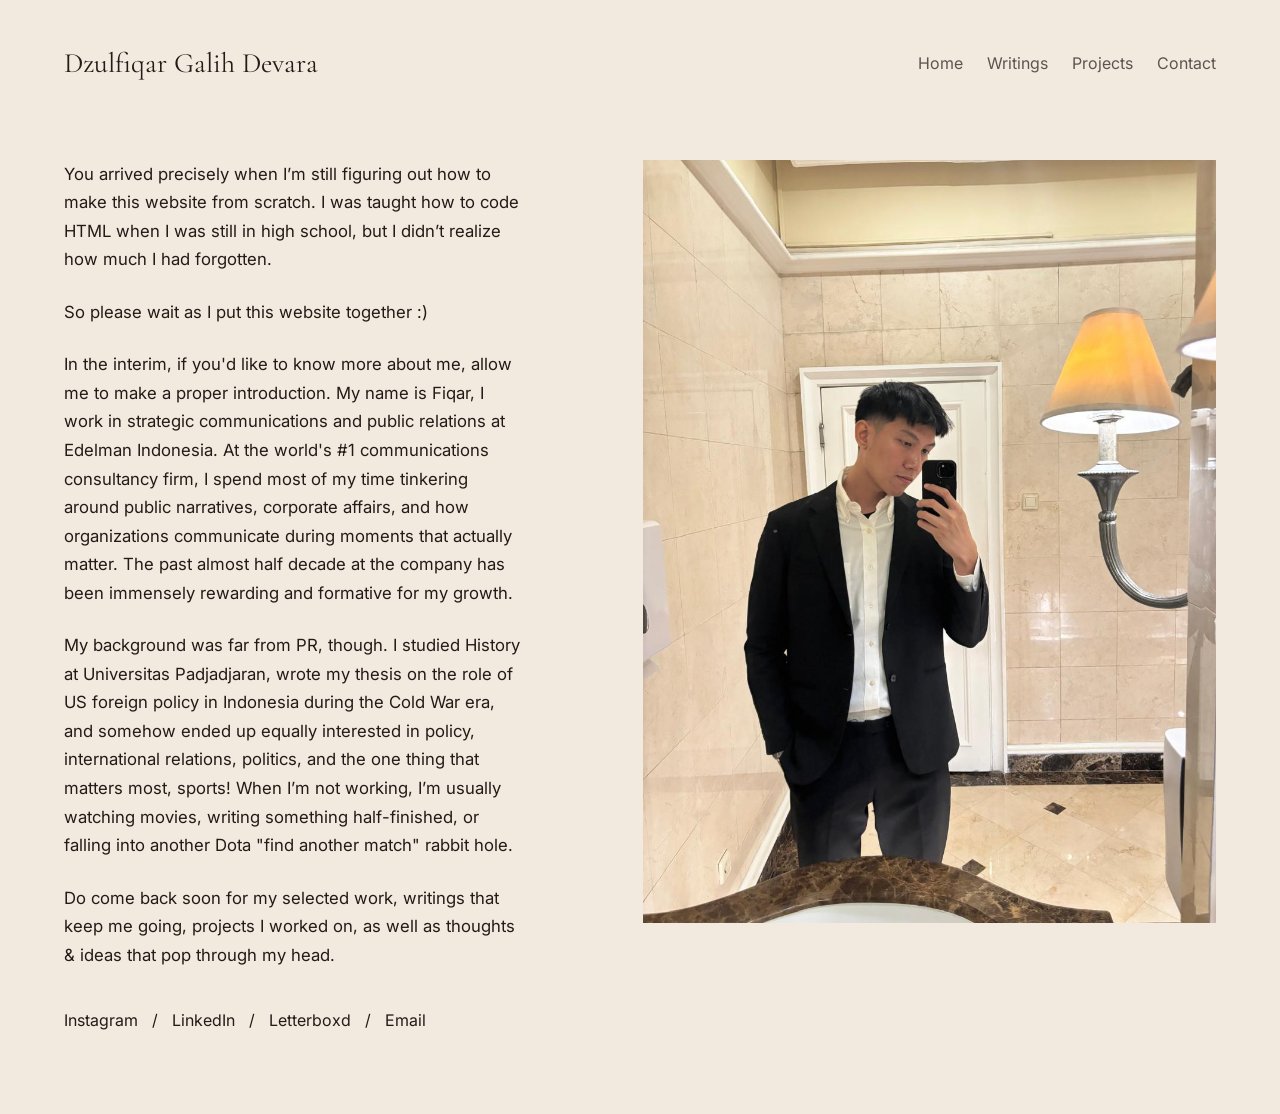
<file: index.html>
<!doctype html>
<html lang="en">

<head>
  <meta charset="UTF-8" />
  <meta name="viewport" content="width=device-width, initial-scale=1.0" />
  <title>Dzulfiqar Galih Devara</title>

  <link rel="preconnect" href="https://fonts.googleapis.com">
  <link rel="preconnect" href="https://fonts.gstatic.com" crossorigin>

  <link
    href="https://fonts.googleapis.com/css2?family=Cormorant+Garamond:wght@400;500;600&family=Inter:wght@400;500;600&display=swap"
    rel="stylesheet">
  <link rel="stylesheet" href="styles.css">
  <script src="header.js" defer></script>
</head>

<body>

  <main class="page">

    <site-header></site-header>

    <section class="hero">

      <div class="copy">

        <p class="lead">
          You arrived precisely when I’m still figuring out how to make this website from scratch. I was taught how to
          code HTML when I was still in high school, but I didn’t realize how much I had forgotten.
        </p>

        <p class="lead">
          So please wait as I put this website together :)
        </p>

        <p class="lead">
          In the interim, if you'd like to know more about me, allow me to make a proper introduction. My name is Fiqar,
          I work in strategic communications and public relations at Edelman Indonesia. At the world's #1 communications
          consultancy firm, I spend most of my time tinkering around public narratives, corporate affairs, and how
          organizations communicate during moments that actually matter. The past almost half decade at the company has
          been immensely rewarding and formative for my growth.
        </p>

        <p class="lead">
          My background was far from PR, though. I studied History at Universitas Padjadjaran, wrote my thesis on the
          role of US foreign policy in Indonesia during the Cold War era, and somehow ended up equally interested in
          policy, international relations, politics, and the one thing that matters most, sports! When I’m not working,
          I’m usually watching movies, writing something half-finished, or falling into another Dota "find another
          match" rabbit hole.
        </p>

        <p class="lead">
          Do come back soon for my selected work, writings that keep me going, projects I worked on, as well as thoughts
          &amp; ideas that pop through my head.
        </p>

        <div class="links">

          <a href="https://instagram.com/fiqaarr" target="_blank">Instagram</a>
          <span>/</span>

          <a href="https://www.linkedin.com/in/dzulfiqargalih/" target="_blank">LinkedIn</a>
          <span>/</span>

          <a href="https://letterboxd.com/fiqar" target="_blank">Letterboxd</a>
          <span>/</span>

          <a href="mailto:galihfiqar@gmail.com">Email</a>

        </div>

      </div>

      <div class="photo-wrap">

        <div class="photo">
          <img src="./images/fiqar.jpeg" alt="Portrait of Fiqar">
        </div>

      </div>

    </section>

  </main>

</body>

</html>
</file>
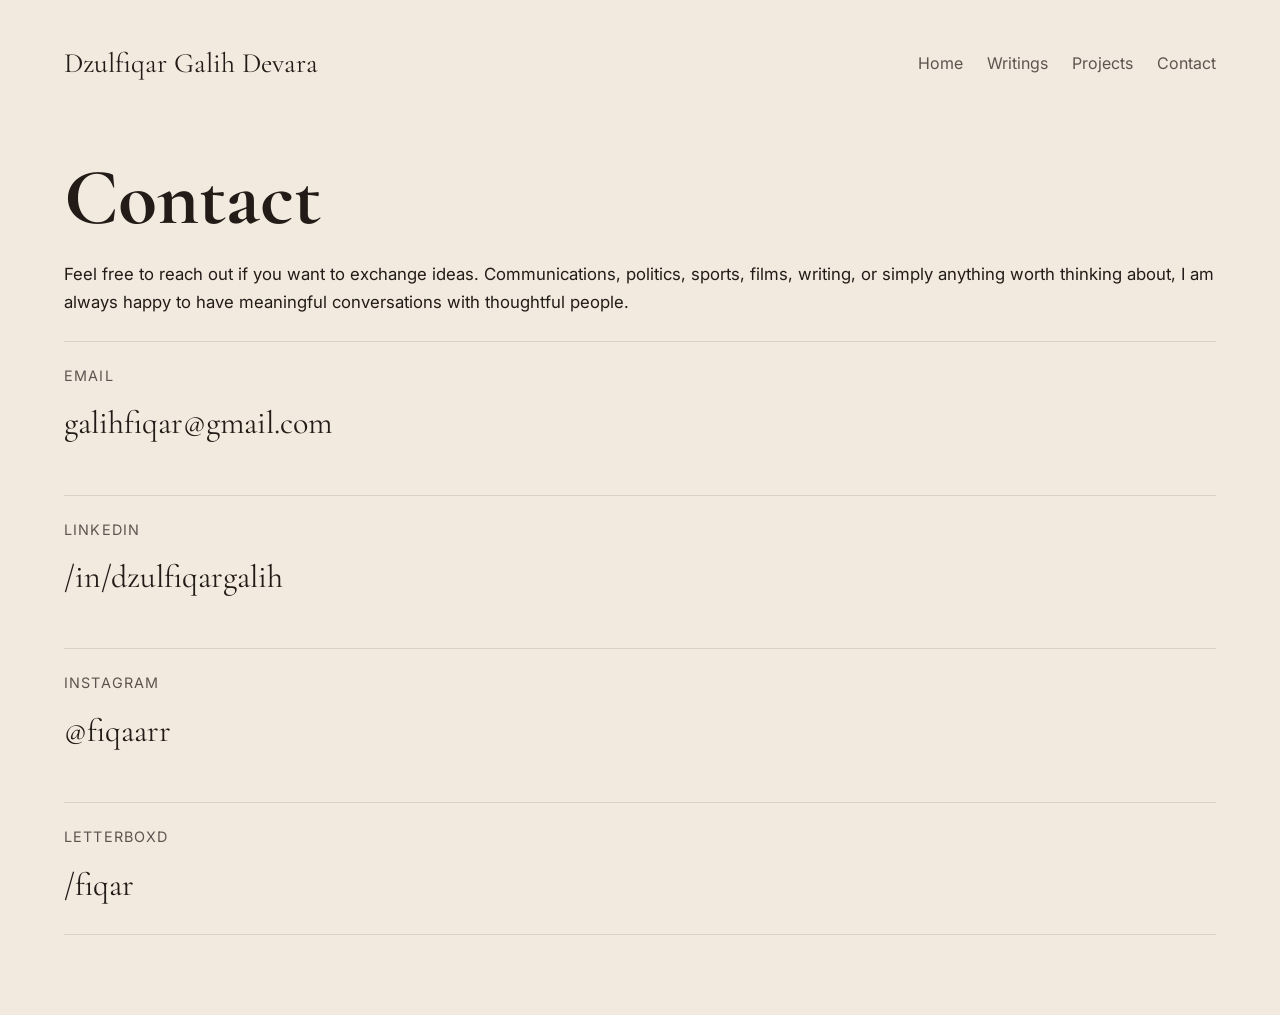
<file: contact.html>
<!doctype html>
<html lang="en">

<head>
  <meta charset="UTF-8" />
  <meta name="viewport" content="width=device-width, initial-scale=1.0" />

  <title>Contact — Dzulfiqar Galih Devara</title>

  <link rel="preconnect" href="https://fonts.googleapis.com">
  <link rel="preconnect" href="https://fonts.gstatic.com" crossorigin>

  <link href="https://fonts.googleapis.com/css2?family=Cormorant+Garamond:wght@400;500;600&family=Inter:wght@400;500;600&display=swap" rel="stylesheet">
  <link rel="stylesheet" href="styles.css">
  <script src="header.js" defer></script>
</head>

<body>

  <main class="page">

    <site-header></site-header>

    <h1 class="heading">
      Contact
    </h1>

    <p class="intro">
      Feel free to reach out if you want to exchange ideas. Communications, politics, sports, films, writing, or simply anything worth thinking about, I am always happy to have meaningful conversations with thoughtful people.
    </p>

    <div class="contact-list">

      <div class="contact-item">

        <div class="label">
          Email
        </div>

        <div class="value">
          <a href="mailto:galihfiqar@gmail.com">
            galihfiqar@gmail.com
          </a>
        </div>

      </div>

      <div class="contact-item">

        <div class="label">
          LinkedIn
        </div>

        <div class="value">
          <a href="https://www.linkedin.com/in/dzulfiqargalih/" target="_blank">
            /in/dzulfiqargalih
          </a>
        </div>

      </div>

      <div class="contact-item">

        <div class="label">
          Instagram
        </div>

        <div class="value">
          <a href="https://instagram.com/fiqaarr" target="_blank">
            @fiqaarr
          </a>
        </div>

      </div>

      <div class="contact-item">

        <div class="label">
          Letterboxd
        </div>

        <div class="value">
          <a href="https://letterboxd.com/fiqar" target="_blank">
            /fiqar
          </a>
        </div>

      </div>

    </div>

  </main>

</body>
</html>
</file>
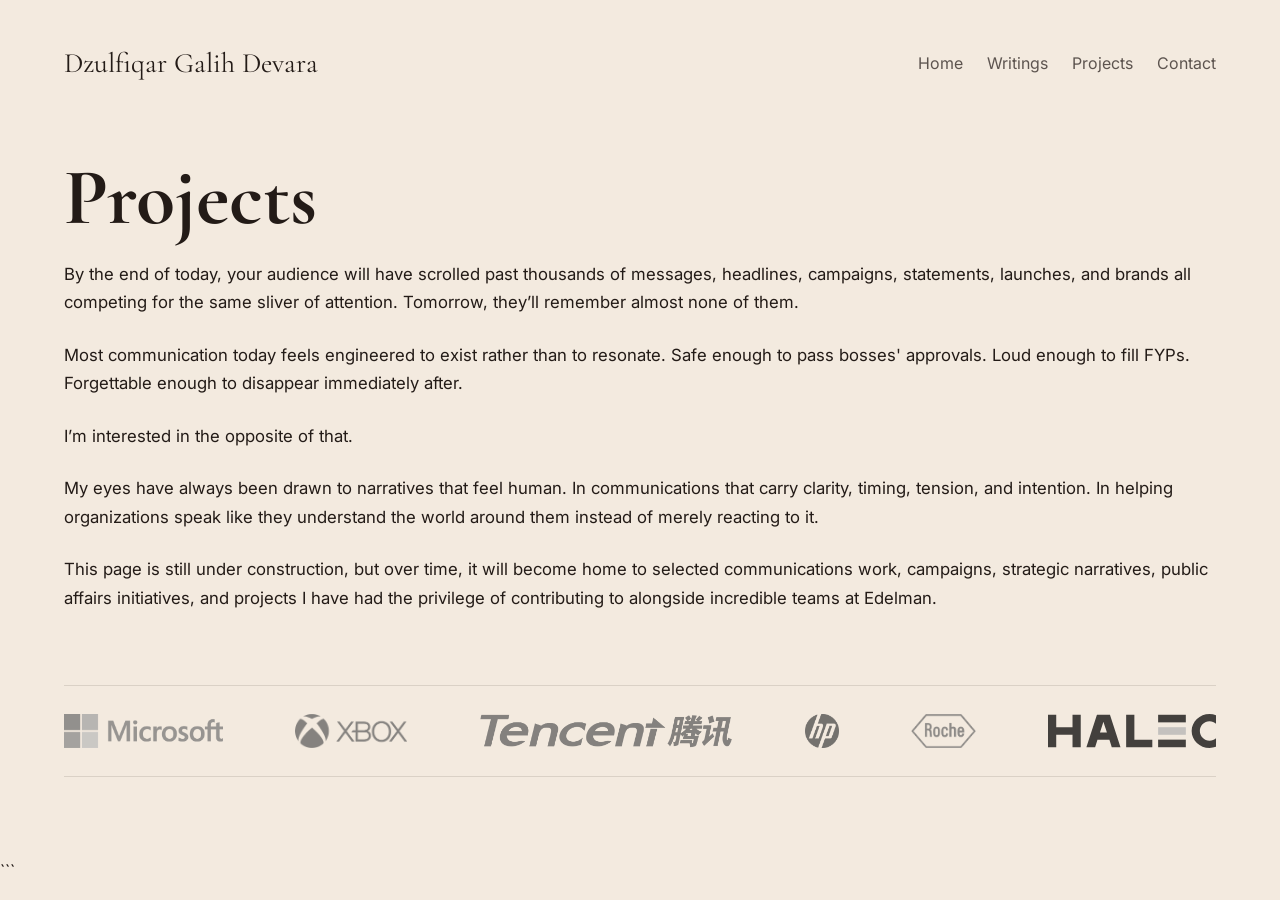
<file: project.html>
<!doctype html>
<html lang="en">

<head>
  <meta charset="UTF-8" />
  <meta name="viewport" content="width=device-width, initial-scale=1.0" />

  <title>Projects — Dzulfiqar Galih</title>

  <link rel="preconnect" href="https://fonts.googleapis.com">
  <link rel="preconnect" href="https://fonts.gstatic.com" crossorigin>

  <link
    href="https://fonts.googleapis.com/css2?family=Cormorant+Garamond:wght@400;500;600&family=Inter:wght@400;500;600&display=swap"
    rel="stylesheet">
  <link rel="stylesheet" href="styles.css">
  <script src="header.js" defer></script>
</head>

<body>

  <main class="page">

    <site-header></site-header>

    <h1 class="heading">
      Projects
    </h1>

    <div class="copy project-copy">

      <p>
        By the end of today, your audience will have scrolled past thousands of messages, headlines, campaigns,
        statements, launches, and brands all competing for the same sliver of attention. Tomorrow, they’ll remember
        almost none of them.
      </p>

      <p>
        Most communication today feels engineered to exist rather than to resonate. Safe enough to pass bosses'
        approvals. Loud enough to fill FYPs. Forgettable enough to disappear immediately after.
      </p>

      <p>
        I’m interested in the opposite of that.
      </p>

      <p>
        My eyes have always been drawn to narratives that feel human. In communications that carry clarity, timing,
        tension, and intention. In helping organizations speak like they understand the world around them instead of
        merely reacting to it.
      </p>

      <p>
        This page is still under construction, but over time, it will become home to selected communications work,
        campaigns, strategic narratives, public affairs initiatives, and projects I have had the privilege of
        contributing to alongside incredible teams at Edelman.
      </p>

    </div>

    <div class="logo-strip">

      <div class="logo-track">

        <img src="./logos/Microsoft.png" alt="Microsoft">
        <img src="./logos/xbox.png" alt="XBOX">
        <img src="./logos/tencent.png" alt="Tencent">
        <img src="./logos/HP.png" alt="HP">
        <img src="./logos/Roche.png" alt="Roche">
        <img src="./logos/Haleon.svg" alt="Haleon">
        <img src="./logos/Reckitt.png" alt="Reckitt">
        <img src="./logos/Chevron.png" alt="Chevron">
        <img src="./logos/Vale.png" alt="Vale">
        <img src="./logos/BRI.png" alt="BRI">
        <img src="./logos/PPN.png" alt="PPN">
        <img src="./logos/Telkom.png" alt="Telkom">
        <img src="./logos/Ciputra.png" alt="Ciputra">
        <img src="./logos/Kejari.png" alt="Kejari">


        <!-- duplicate for seamless loop -->

        <img src="./logos/Microsoft.png" alt="Microsoft">
        <img src="./logos/xbox.png" alt="XBOX">
        <img src="./logos/tencent.png" alt="Tencent">
        <img src="./logos/HP.png" alt="HP">
        <img src="./logos/Roche.png" alt="Roche">
        <img src="./logos/Haleon.svg" alt="Haleon">
        <img src="./logos/Reckitt.png" alt="Reckitt">
        <img src="./logos/Chevron.png" alt="Chevron">
        <img src="./logos/Vale.png" alt="Vale">
        <img src="./logos/BRI.png" alt="BRI">
        <img src="./logos/PPN.png" alt="PPN">
        <img src="./logos/Telkom.png" alt="Telkom">
        <img src="./logos/Ciputra.png" alt="Ciputra">
        <img src="./logos/Kejari.png" alt="Kejari">


      </div>

    </div>

  </main>

</body>

</html>
```
</file>
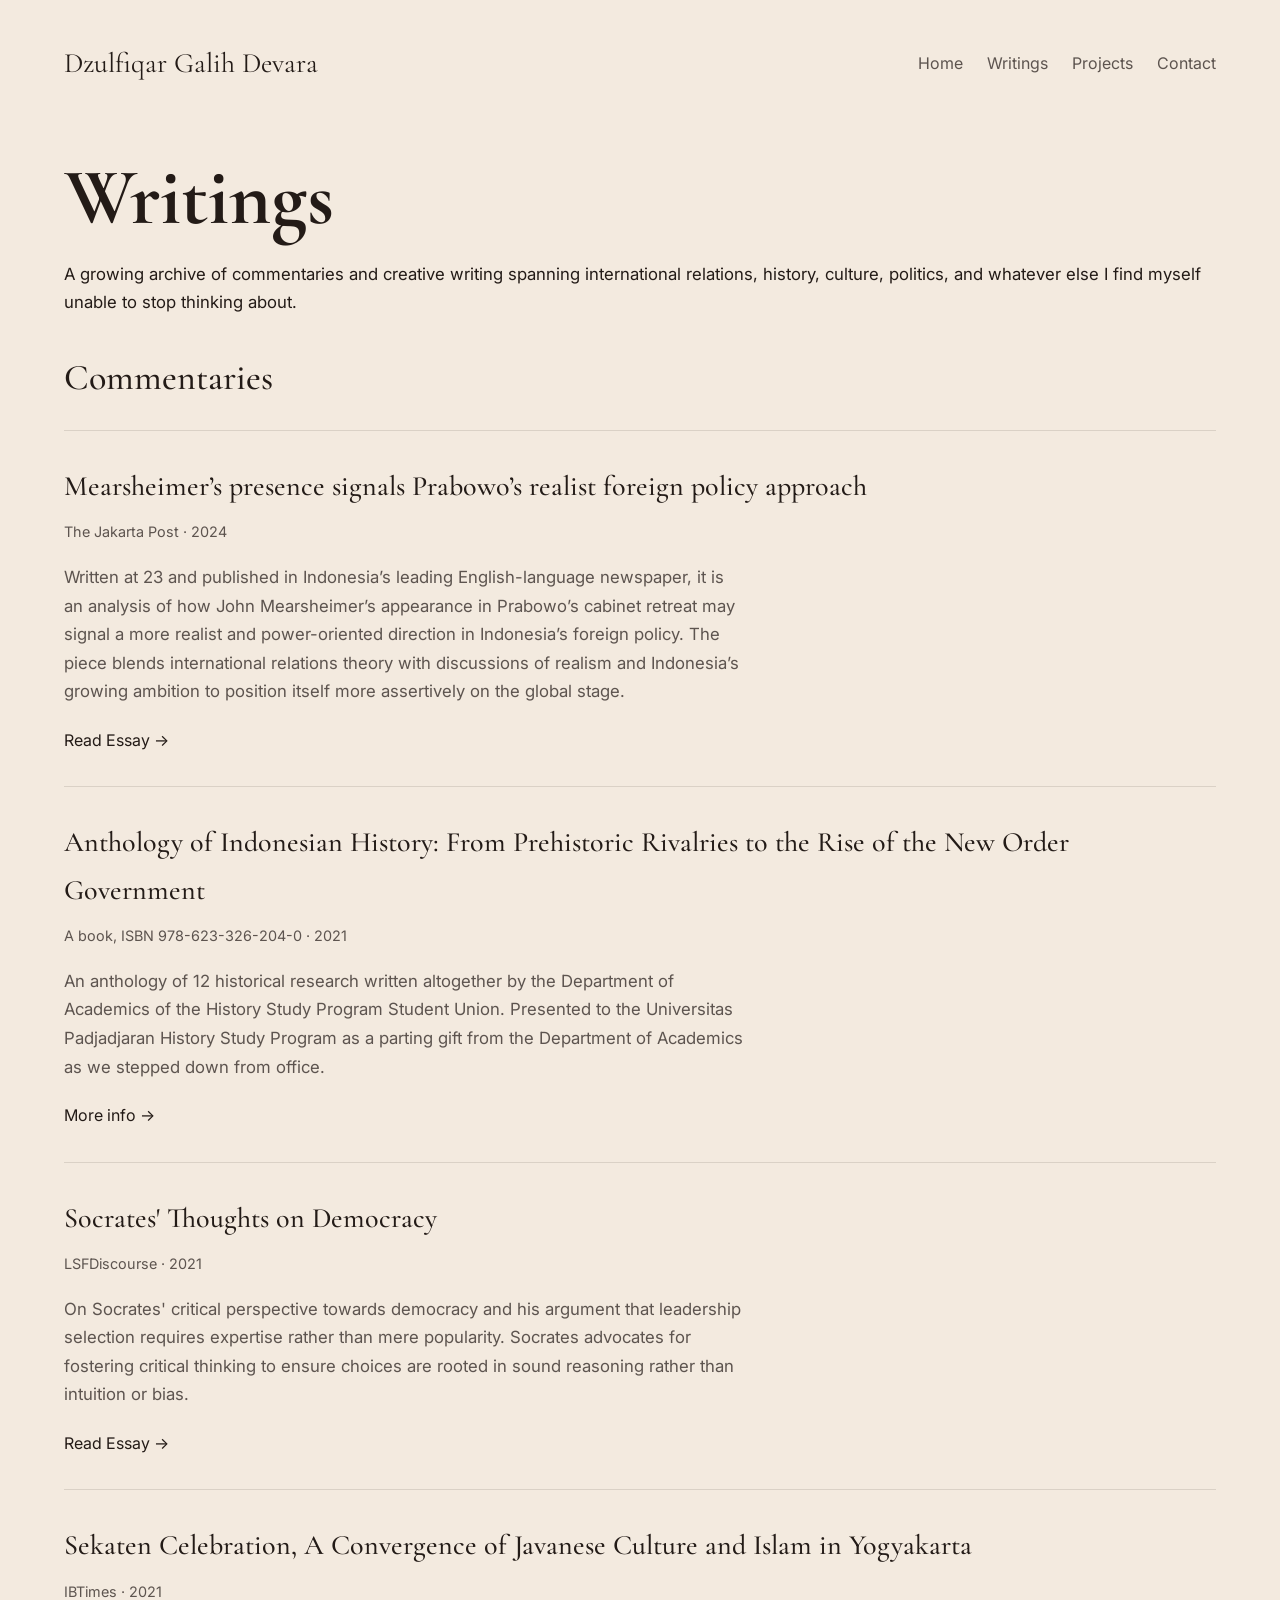
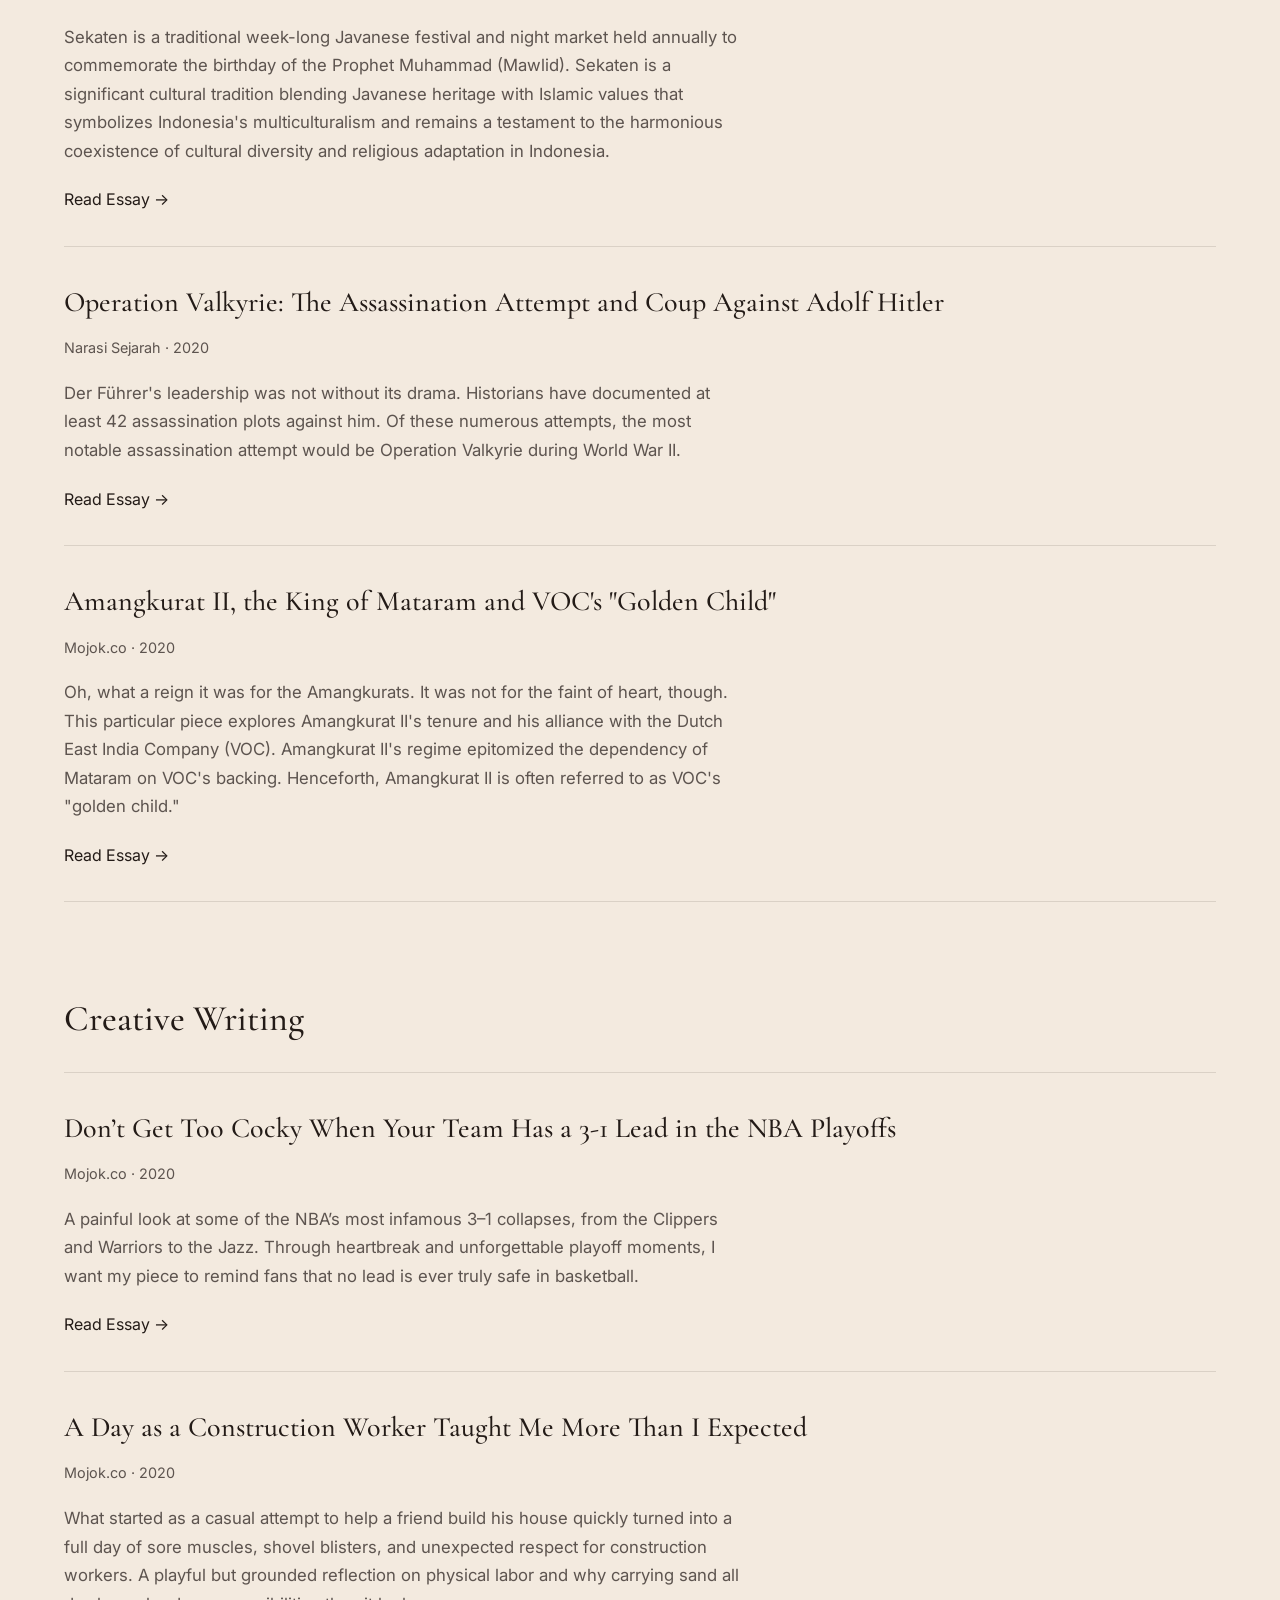
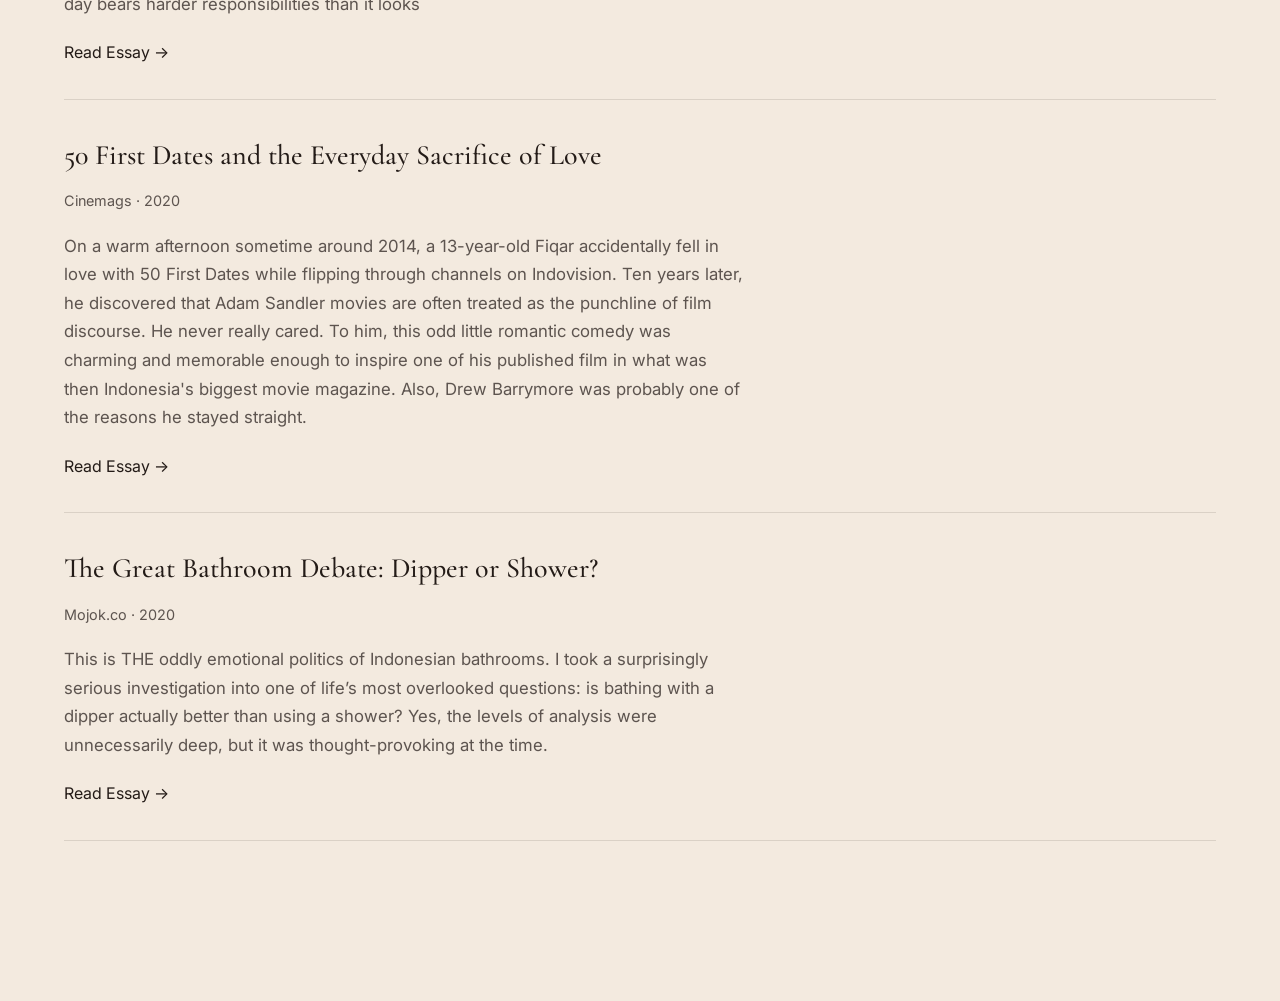
<file: writings.html>
<!doctype html>
<html lang="en">

<head>
  <meta charset="UTF-8" />
  <meta name="viewport" content="width=device-width, initial-scale=1.0" />

  <title>Writings — Dzulfiqar Galih Devara</title>

  <link rel="preconnect" href="https://fonts.googleapis.com">
  <link rel="preconnect" href="https://fonts.gstatic.com" crossorigin>
  <link
    href="https://fonts.googleapis.com/css2?family=Cormorant+Garamond:wght@400;500;600&family=Inter:wght@400;500;600&display=swap"
    rel="stylesheet">
  <link rel="stylesheet" href="styles.css">
  <script src="header.js" defer></script>
</head>

<body>

  <main class="page">

    <site-header></site-header>

    <h1 class="heading">Writings</h1>

    <p class="intro">
      A growing archive of commentaries and creative writing spanning international relations, history, culture,
      politics, and whatever else I find myself unable to stop thinking about.
    </p>

    <section class="writing-group">

      <h2 class="group-title">Commentaries</h2>

      <article class="writing">
        <h3>Mearsheimer’s presence signals Prabowo’s realist foreign policy approach</h3>
        <div class="meta">The Jakarta Post · 2024</div>
        <p>Written at 23 and published in Indonesia’s leading English-language newspaper, it is an analysis of how John
          Mearsheimer’s appearance in Prabowo’s cabinet retreat may signal a more realist and power-oriented direction
          in Indonesia’s foreign policy. The piece blends international relations theory with discussions of realism and
          Indonesia’s growing ambition to position itself more assertively on the global stage.</p>
        <a class="read"
          href="https://www.thejakartapost.com/opinion/2024/10/22/mearsheimers-presence-signals-prabowos-realist-foreign-policy-approach.html"
          target="_blank">Read Essay →</a>
      </article>

      <article class="writing">
        <h3>Anthology of Indonesian History: From Prehistoric Rivalries to the Rise of the New Order Government</h3>
        <div class="meta">A book, ISBN 978-623-326-204-0 · 2021</div>
        <p>An anthology of 12 historical research written altogether by the Department of Academics of the History Study
          Program Student Union. Presented to the Universitas Padjadjaran History Study Program as a parting gift from
          the Department of Academics as we stepped down from office.</p>
        <a class="read" href="https://isbn.perpusnas.go.id/bo-penerbit/penerbit/isbn/data/view-kdt/602024"
          target="_blank">More info →</a>
      </article>

      <article class="writing">
        <h3>Socrates' Thoughts on Democracy</h3>
        <div class="meta">LSFDiscourse · 2021</div>
        <p>On Socrates' critical perspective towards democracy and his argument that leadership selection requires
          expertise rather than mere popularity. Socrates advocates for fostering critical thinking to ensure choices
          are rooted in sound reasoning rather than intuition or bias.</p>
        <a class="read" href="https://lsfdiscourse.org/pandangan-socrates-mengenai-demokrasi/" target="_blank">Read
          Essay →</a>
      </article>

      <article class="writing">
        <h3>Sekaten Celebration, A Convergence of Javanese Culture and Islam in Yogyakarta</h3>
        <div class="meta">IBTimes · 2021</div>
        <p>Sekaten is a traditional week-long Javanese festival and night market held annually to commemorate the
          birthday of the Prophet Muhammad (Mawlid). Sekaten is a significant cultural tradition blending Javanese
          heritage with Islamic values that symbolizes Indonesia's multiculturalism and remains a testament to the
          harmonious coexistence of cultural diversity and religious adaptation in Indonesia.</p>
        <a class="read" href="https://ibtimes.id/perayaan-sekaten-titik-temu-antara-budaya-jawa-dan-islam-di-yogya/"
          target="_blank">Read Essay →</a>
      </article>

      <article class="writing">
        <h3>Operation Valkyrie: The Assassination Attempt and Coup Against Adolf Hitler</h3>
        <div class="meta">Narasi Sejarah · 2020</div>
        <p>Der Führer's leadership was not without its drama. Historians have documented at least 42 assassination plots
          against him. Of these numerous attempts, the most notable assassination attempt would be Operation Valkyrie
          during World War II.</p>
        <a class="read"
          href="https://narasisejarah.id/operation-valkyrie-upaya-pembunuhan-serta-kudeta-terhadap-adolf-hitler/"
          target="_blank">Read Essay →</a>
      </article>

      <article class="writing">
        <h3>Amangkurat II, the King of Mataram and VOC's "Golden Child"</h3>
        <div class="meta">Mojok.co · 2020</div>
        <p>Oh, what a reign it was for the Amangkurats. It was not for the faint of heart, though. This particular piece
          explores Amangkurat II's tenure and his alliance with the Dutch East India Company (VOC). Amangkurat II's
          regime epitomized the dependency of Mataram on VOC's backing. Henceforth, Amangkurat II is often referred to
          as VOC's "golden child."</p>
        <a class="read" href="https://mojok.co/terminal/amangkurat-ii-raja-mataram-dan-anak-emas-voc/"
          target="_blank">Read Essay →</a>
      </article>

    </section>

    <section class="writing-group">

      <h2 class="group-title">Creative Writing</h2>

      <article class="writing">
        <h3>Don’t Get Too Cocky When Your Team Has a 3-1 Lead in the NBA Playoffs</h3>
        <div class="meta">Mojok.co · 2020</div>
        <p>A painful look at some of the NBA’s most infamous 3–1 collapses, from the Clippers and Warriors to the Jazz.
          Through heartbreak and unforgettable playoff moments, I want my piece to remind fans that no lead is ever
          truly safe in basketball.</p>
        <a class="read"
          href="https://mojok.co/terminal/jangan-cepat-jumawa-saat-tim-kalian-unggul-3-1-di-playoffs-nba-mereka-masih-bisa-kalah/"
          target="_blank">Read Essay →</a>
      </article>

      <article class="writing">
        <h3>A Day as a Construction Worker Taught Me More Than I Expected</h3>
        <div class="meta">Mojok.co · 2020</div>
        <p>What started as a casual attempt to help a friend build his house quickly turned into a full day of sore
          muscles, shovel blisters, and unexpected respect for construction workers. A playful but grounded reflection
          on physical labor and why carrying sand all day bears harder responsibilities than it looks</p>
        <a class="read" href="https://mojok.co/terminal/pengalaman-saya-menjadi-kuli-bangunan-selama-satu-hari/"
          target="_blank">Read Essay →</a>
      </article>

      <article class="writing">
        <h3>50 First Dates and the Everyday Sacrifice of Love</h3>
        <div class="meta">Cinemags · 2020</div>
        <p>On a warm afternoon sometime around 2014, a 13-year-old Fiqar accidentally fell in love with 50 First Dates
          while flipping through channels on Indovision. Ten years later, he discovered that Adam Sandler movies are
          often treated as the punchline of film discourse. He never really cared. To him, this odd little romantic
          comedy was charming and memorable enough to inspire one of his published film in what was then Indonesia's
          biggest movie magazine. Also, Drew Barrymore was probably one of the reasons he stayed straight.</p>
        <a class="read" href="https://cinemags.org/50-first-dates-mengajarkan-bahwa-cinta-memang-butuh-pengorbanan/"
          target="_blank">Read Essay →</a>
      </article>

      <article class="writing">
        <h3>The Great Bathroom Debate: Dipper or Shower?</h3>
        <div class="meta">Mojok.co · 2020</div>
        <p>This is THE oddly emotional politics of Indonesian bathrooms. I took a surprisingly serious investigation
          into one of life’s most overlooked questions: is bathing with a dipper actually better than using a shower?
          Yes, the levels of analysis were unnecessarily deep, but it was thought-provoking at the time.</p>
        <a class="read"
          href="https://mojok.co/terminal/mandi-pakai-gayung-vs-mandi-pakai-shower-mana-yang-lebih-unggul/"
          target="_blank">Read Essay →</a>
      </article>

    </section>

  </main>

</body>

</html>
</file>
<file: styles.css>
:root {
  --bg: #f3eadf;
  --text: #231b17;
  --muted: rgba(35, 27, 23, 0.72);
  --line: rgba(35, 27, 23, 0.12);
}

* {
  box-sizing: border-box;
}

html,
body {
  margin: 0;
  min-height: 100%;
  background: var(--bg);
  color: var(--text);
}

body {
  font-family: "Inter", system-ui, sans-serif;
  -webkit-font-smoothing: antialiased;
  text-rendering: optimizeLegibility;
  font-size: 1.05rem;
  line-height: 1.7;
}

p {
  margin: 0 0 24px;
}

a {
  color: inherit;
  text-decoration: none;
}

.page {
  max-width: 1200px;
  margin: 0 auto;
  padding: 40px 24px 80px;
}

.topbar {
  display: flex;
  justify-content: space-between;
  align-items: center;
  margin-bottom: 72px;
  position: relative;
}

.brand {
  font-family: "Cormorant Garamond", serif;
  font-size: 1.75rem;
}

.nav {
  display: flex;
  gap: 24px;
  font-size: 1rem;
  color: var(--muted);
}

.nav a,
.desktop-nav a {
  transition: opacity 0.2s ease;
}

.nav a:hover,
.desktop-nav a:hover {
  opacity: 0.55;
}

.heading {
  font-family: "Cormorant Garamond", serif;
  font-size: clamp(3rem, 8vw, 5rem);
  line-height: 0.95;
  margin: 0 0 24px;
}

/* Index page */
.menu-toggle {
  display: none;
  flex-direction: column;
  gap: 5px;
  cursor: pointer;
}

.menu-toggle span {
  width: 22px;
  height: 1.5px;
  background: var(--text);
  display: block;
}

.hero {
  display: grid;
  grid-template-columns: 1fr 1.2fr;
  gap: clamp(40px, 8vw, 120px);
  align-items: start;
  min-height: calc(100vh - 110px);
}

.copy {
  max-width: 460px;
  padding-top: 0;
}

.lead {
  color: var(--text);
  margin: 0;
}

.lead+.lead {
  margin-top: 24px;
}

.links {
  margin-top: 38px;
  display: flex;
  gap: 14px;
  align-items: center;
  flex-wrap: wrap;
  font-size: 1rem;
  color: var(--text);
}

.links a {
  transition: opacity 0.2s ease;
}

.links a:hover {
  opacity: 0.55;
}

.photo-wrap {
  width: 100%;
  display: block;
  padding-top: 0;
}

.photo {
  width: 100%;
  aspect-ratio: 3 / 4;
  overflow: hidden;
  border: none;
  box-shadow: none;
  background: transparent;
}

.photo img {
  width: 100%;
  height: 100%;
  object-fit: cover;
  object-position: center;
  display: block;
}

@media (max-width: 1100px) {
  .hero {
    grid-template-columns: 1fr;
  }

  .copy {
    max-width: 100%;
  }

  .photo-wrap {
    padding-top: 24px;
  }

  .photo {
    width: 100%;
    aspect-ratio: 4 / 5;
  }
}

@media (max-width: 700px) {
  .page {
    padding: 28px 18px 60px;
  }

  .topbar {
    margin-bottom: 48px;
  }

  .nav {
    display: none;
  }

  .menu-toggle {
    display: flex;
  }

  .copy {
    padding-top: 0;
  }
}

/* Contact page */
.hamburger {
  display: none;
  flex-direction: column;
  gap: 5px;
  cursor: pointer;
}

.hamburger span,
.menu-toggle span {
  width: 24px;
  height: 1px;
  background: var(--text);
  display: block;
}

.nav.mobile {
  display: none;
}

.contact-list {
  display: flex;
  flex-direction: column;
  gap: 22px;
}

.contact-item {
  padding: 22px 0;
  border-top: 1px solid var(--line);
}

.contact-item:last-child {
  border-bottom: 1px solid var(--line);
}

.label {
  font-size: 0.9rem;
  letter-spacing: 0.08em;
  text-transform: uppercase;
  color: var(--muted);
  margin-bottom: 8px;
}

.value {
  font-family: "Cormorant Garamond", serif;
  font-size: 2rem;
}

.value a:hover {
  opacity: 0.55;
}

/* Writings page */
.desktop-nav {
  display: flex;
  gap: 28px;
  font-size: 1rem;
  color: var(--muted);
}

.menu-button {
  display: none;
  background: none;
  border: none;
  font-size: 1.7rem;
  color: var(--text);
  cursor: pointer;
  padding: 0;
}

.mobile-menu {
  display: none;
}

.group-title {
  font-family: "Cormorant Garamond", serif;
  font-size: 2.25rem;
  font-weight: 500;
  margin: 0 0 22px;
  padding-top: 6px;
}

.writing-group {
  margin-bottom: 80px;
}

.writing {
  padding: 32px 0;
  border-top: 1px solid var(--line);
}

.writing:last-child {
  border-bottom: 1px solid var(--line);
}

.writing h3 {
  font-family: "Cormorant Garamond", serif;
  font-size: 1.75rem;
  font-weight: 500;
  margin: 0 0 10px;
}

.meta {
  font-size: 0.9rem;
  color: var(--muted);
  margin-bottom: 18px;
}

.writing p {
  max-width: 680px;
  color: var(--muted);
  margin: 0 0 20px;
}

.read {
  display: inline-block;
  font-size: 1rem;
}

.read:hover {
  opacity: 0.55;
}

/* Project page */
.project-copy {
  max-width: 100%;
}

.logo-strip {
  margin-top: 72px;
  overflow: hidden;
  border-top: 1px solid var(--line);
  border-bottom: 1px solid var(--line);
  padding: 28px 0;
}

.logo-track {
  display: flex;
  align-items: center;
  gap: 72px;
  width: max-content;
  animation: scrollLogos 28s linear infinite;
}

.logo-track img {
  height: 34px;
  width: auto;
  opacity: 0.72;
  filter: grayscale(100%);
  transition: opacity 0.25s ease;
}

.logo-track img:hover {
  opacity: 1;
}

@keyframes scrollLogos {
  from {
    transform: translateX(0);
  }

  to {
    transform: translateX(-50%);
  }
}

@media (max-width: 700px) {
  .logo-track {
    gap: 52px;
  }

  .logo-track img {
    height: 28px;
  }

  .value {
    font-size: 1.6rem;
  }

  .desktop-nav {
    display: none;
  }

  .menu-button {
    display: block;
  }

  .mobile-menu {
    display: none;
    position: absolute;
    top: 58px;
    right: 0;
    width: 190px;
    background: rgba(243, 234, 223, 0.98);
    border: 1px solid var(--line);
    padding: 14px 16px;
    backdrop-filter: blur(12px);
  }

  .mobile-menu.active {
    display: flex;
    flex-direction: column;
    gap: 16px;
  }

  .mobile-menu a {
    font-size: 1rem;
    color: var(--muted);
  }
}
</file>
